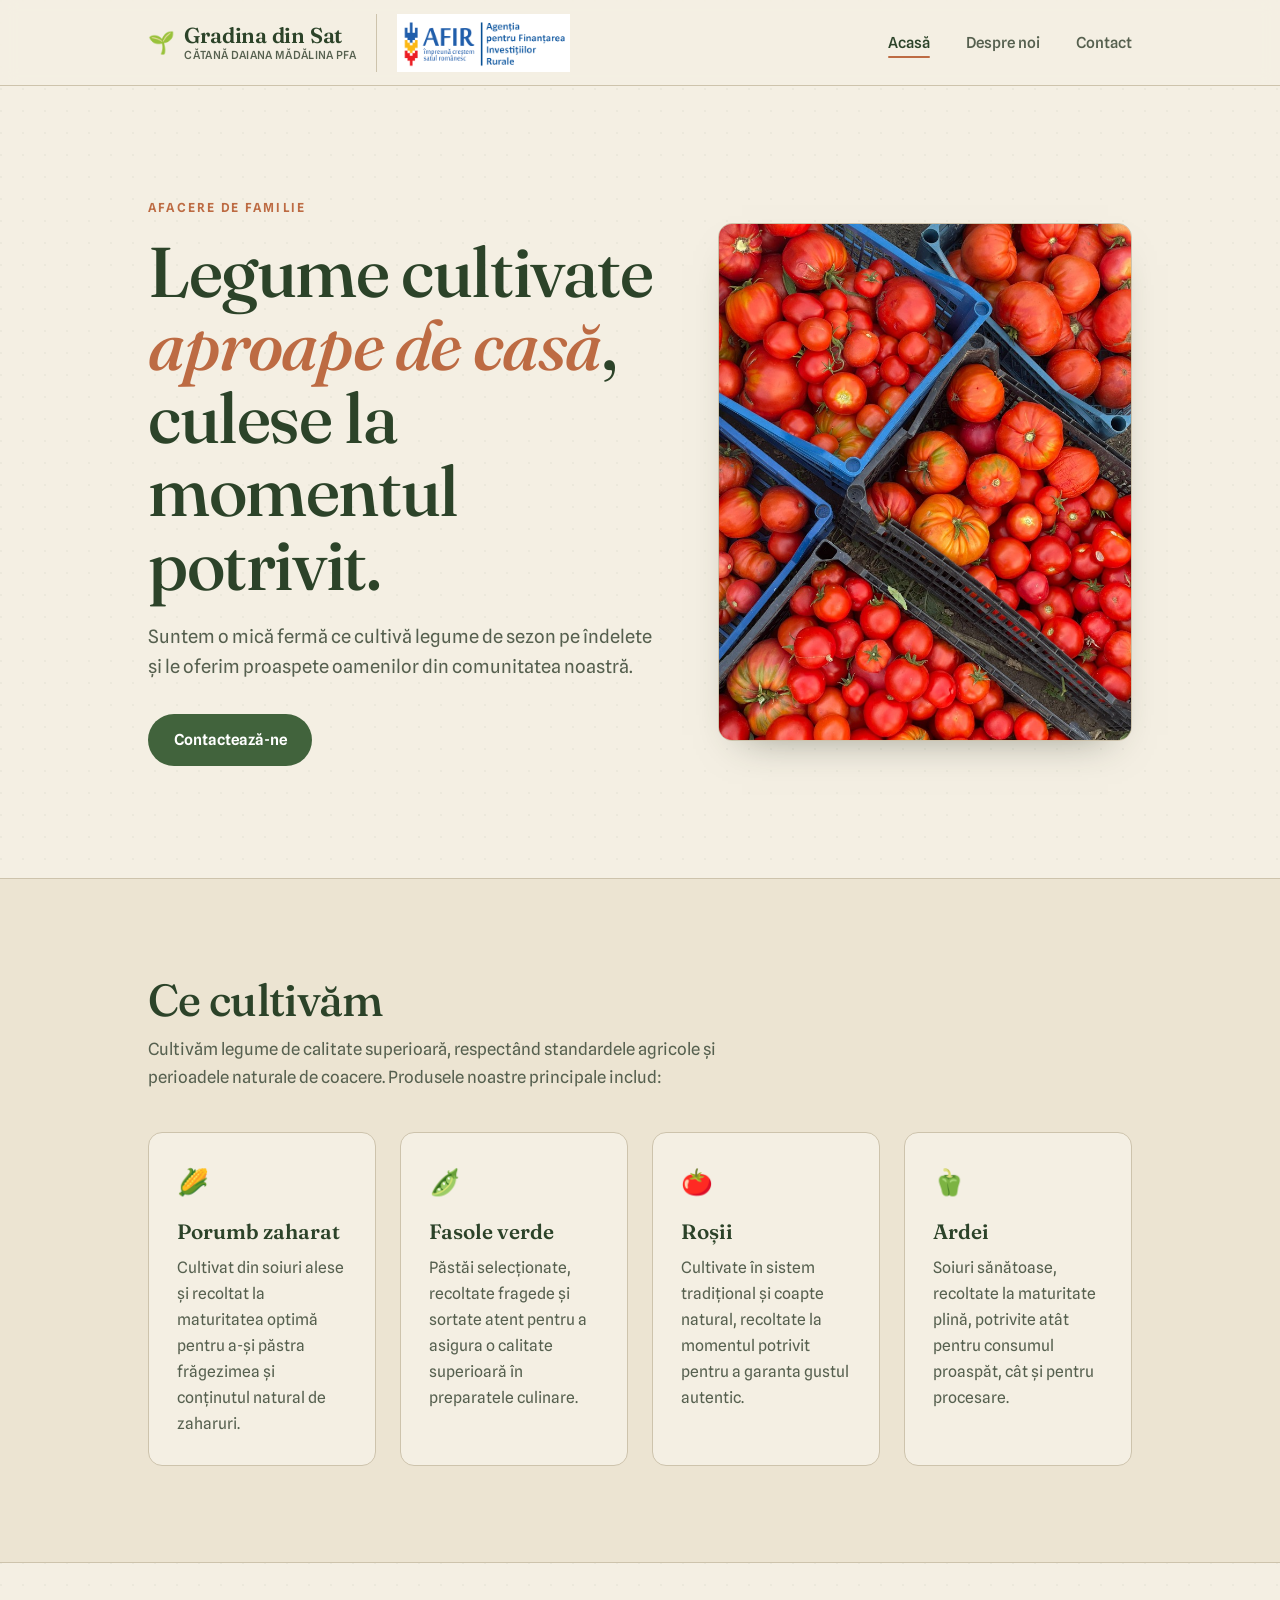
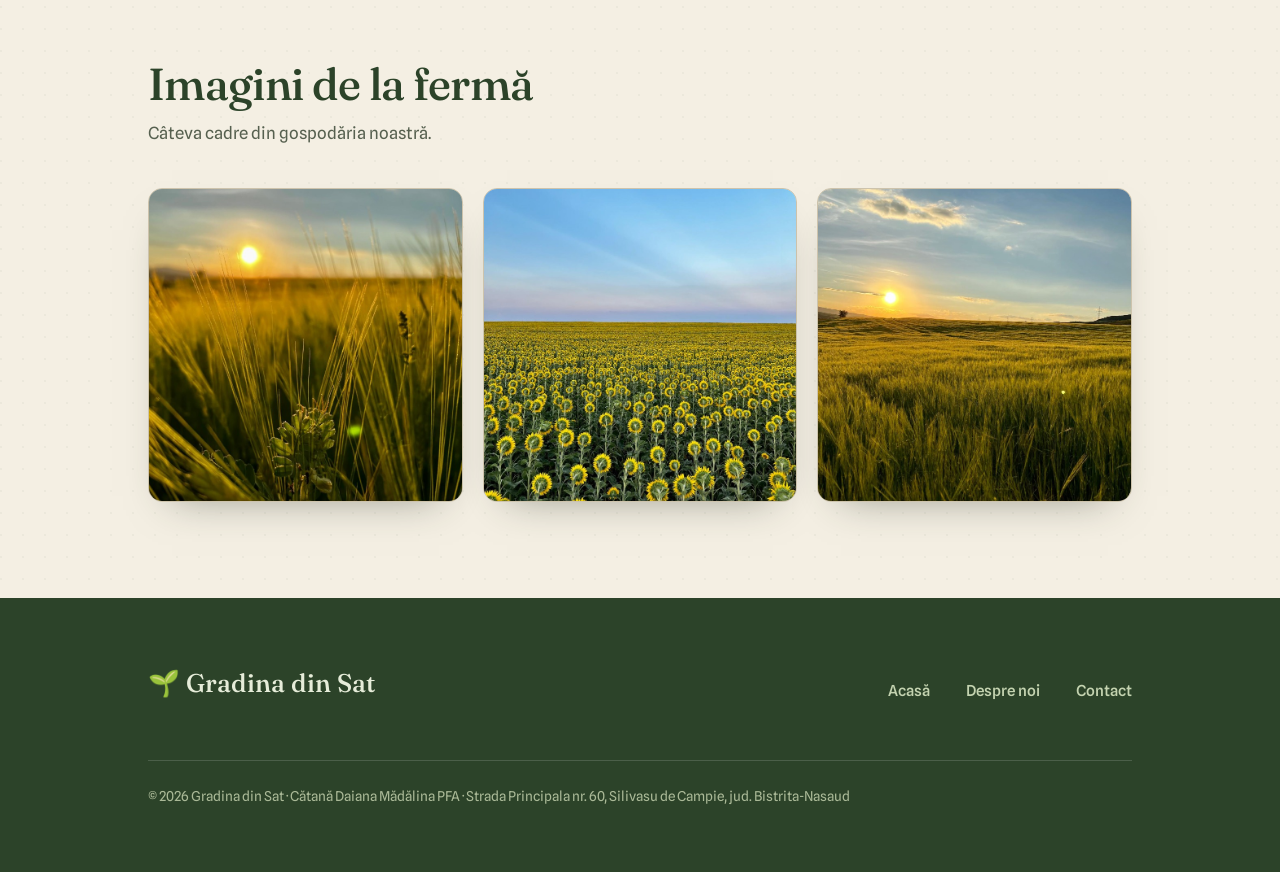
<file: index.html>
<!DOCTYPE html>
<html lang="ro">
<head>
  <meta charset="UTF-8">
  <meta name="viewport" content="width=device-width, initial-scale=1.0">
  <title>Gradina din Sat — Legume proaspete locale</title>
  <meta name="description" content="O fermă de familie ce cultivă legume de sezon cu grijă și le vinde proaspete.">
  <link rel="stylesheet" href="styles.css">
</head>
<body>

  <!-- ============ HEADER (shared across pages — keep identical) ============ -->
  <header class="site-header">
    <nav class="wrap nav" aria-label="Navigație principală">
      <div class="nav-brand-group">
        <a href="index.html" class="brand">
          <span class="mark">🌱</span>
          <span class="brand-text">
            <span class="full">Gradina din Sat</span>
            <span class="sub">Cătană Daiana Mădălina PFA</span>
          </span>
        </a>
        <img src="images/logo-afir.png" alt="AFIR - Agenția pentru Finanțarea Investițiilor Rurale" class="header-logo-afir">
      </div>
      <ul class="nav-links">
        <li><a href="index.html" aria-current="page">Acasă</a></li>
        <li><a href="about.html">Despre noi</a></li>
        <li><a href="contact.html">Contact</a></li>
      </ul>
    </nav>
  </header>

  <main>
    <!-- ============ HERO ============ -->
    <section class="hero">
      <div class="wrap hero-grid">
        <div class="reveal">
          <p class="eyebrow">Afacere de familie</p>
          <h1>Legume cultivate <em>aproape de casă</em>, culese la momentul potrivit.</h1>
          <p class="lead">Suntem o mică fermă ce cultivă legume de sezon pe îndelete și le oferim proaspete oamenilor din comunitatea noastră.</p>
          <a href="contact.html" class="btn btn-primary">Contactează-ne</a>
        </div>
        <div class="photo reveal"><img src="images/rosii-lada.jpg" alt="Recolte proaspete de legume la ferma Gradina din Sat"></div>
      </div>
    </section>

    <!-- ============ WHAT WE GROW ============ -->
    <section class="band">
      <div class="wrap">
        <div class="sec-head">
          <h2>Ce cultivăm</h2>
          <p>Cultivăm legume de calitate superioară, respectând standardele agricole și perioadele naturale de coacere. Produsele noastre principale includ:</p>
        </div>
        <div class="cards">
          <div class="card">
            <div class="ic">🌽</div>
            <h3>Porumb zaharat</h3>
            <p>Cultivat din soiuri alese și recoltat la maturitatea optimă pentru a-și păstra frăgezimea și conținutul natural de zaharuri.</p>
          </div>
          <div class="card">
            <div class="ic">🫛</div>
            <h3>Fasole verde</h3>
            <p>Păstăi selecționate, recoltate fragede și sortate atent pentru a asigura o calitate superioară în preparatele culinare.</p>
          </div>
          <div class="card">
            <div class="ic">🍅</div>
            <h3>Roșii</h3>
            <p>Cultivate în sistem tradițional și coapte natural, recoltate la momentul potrivit pentru a garanta gustul autentic.</p>
          </div>
          <div class="card">
            <div class="ic">🫑</div>
            <h3>Ardei</h3>
            <p>Soiuri sănătoase, recoltate la maturitate plină, potrivite atât pentru consumul proaspăt, cât și pentru procesare.</p>
          </div>
        </div>
      </div>
    </section>

    <!-- ============ PHOTO STRIP ============ -->
    <section>
      <div class="wrap">
        <div class="sec-head">
          <h2>Imagini de la fermă</h2>
          <p>Câteva cadre din gospodăria noastră.</p>
        </div>
        <div class="gallery">
          <div class="photo"><img src="images/spic-apus.jpg" alt="Detaliu din culturile noastre la apus"></div>
          <div class="photo"><img src="images/floarea-soarelui.jpg" alt="Câmp de floarea-soarelui"></div>
          <div class="photo"><img src="images/cimp-apus.jpg" alt="Peisaj cu culturi la apus de soare la ferma Gradina din Sat"></div>
        </div>
      </div>
    </section>
  </main>

  <!-- ============ FOOTER (shared across pages — keep identical) ============ -->
  <footer class="site-footer">
    <div class="wrap footer-grid">
      <div class="footer-brand">🌱 Gradina din Sat</div>
      <ul class="nav-links">
        <li><a href="index.html">Acasă</a></li>
        <li><a href="about.html">Despre noi</a></li>
        <li><a href="contact.html">Contact</a></li>
      </ul>
      <p class="fineprint">© 2026 Gradina din Sat · Cătană Daiana Mădălina PFA · Strada Principala nr. 60, Silivasu de Campie, jud. Bistrita-Nasaud</p>
    </div>
  </footer>

</body>
</html>
</file>
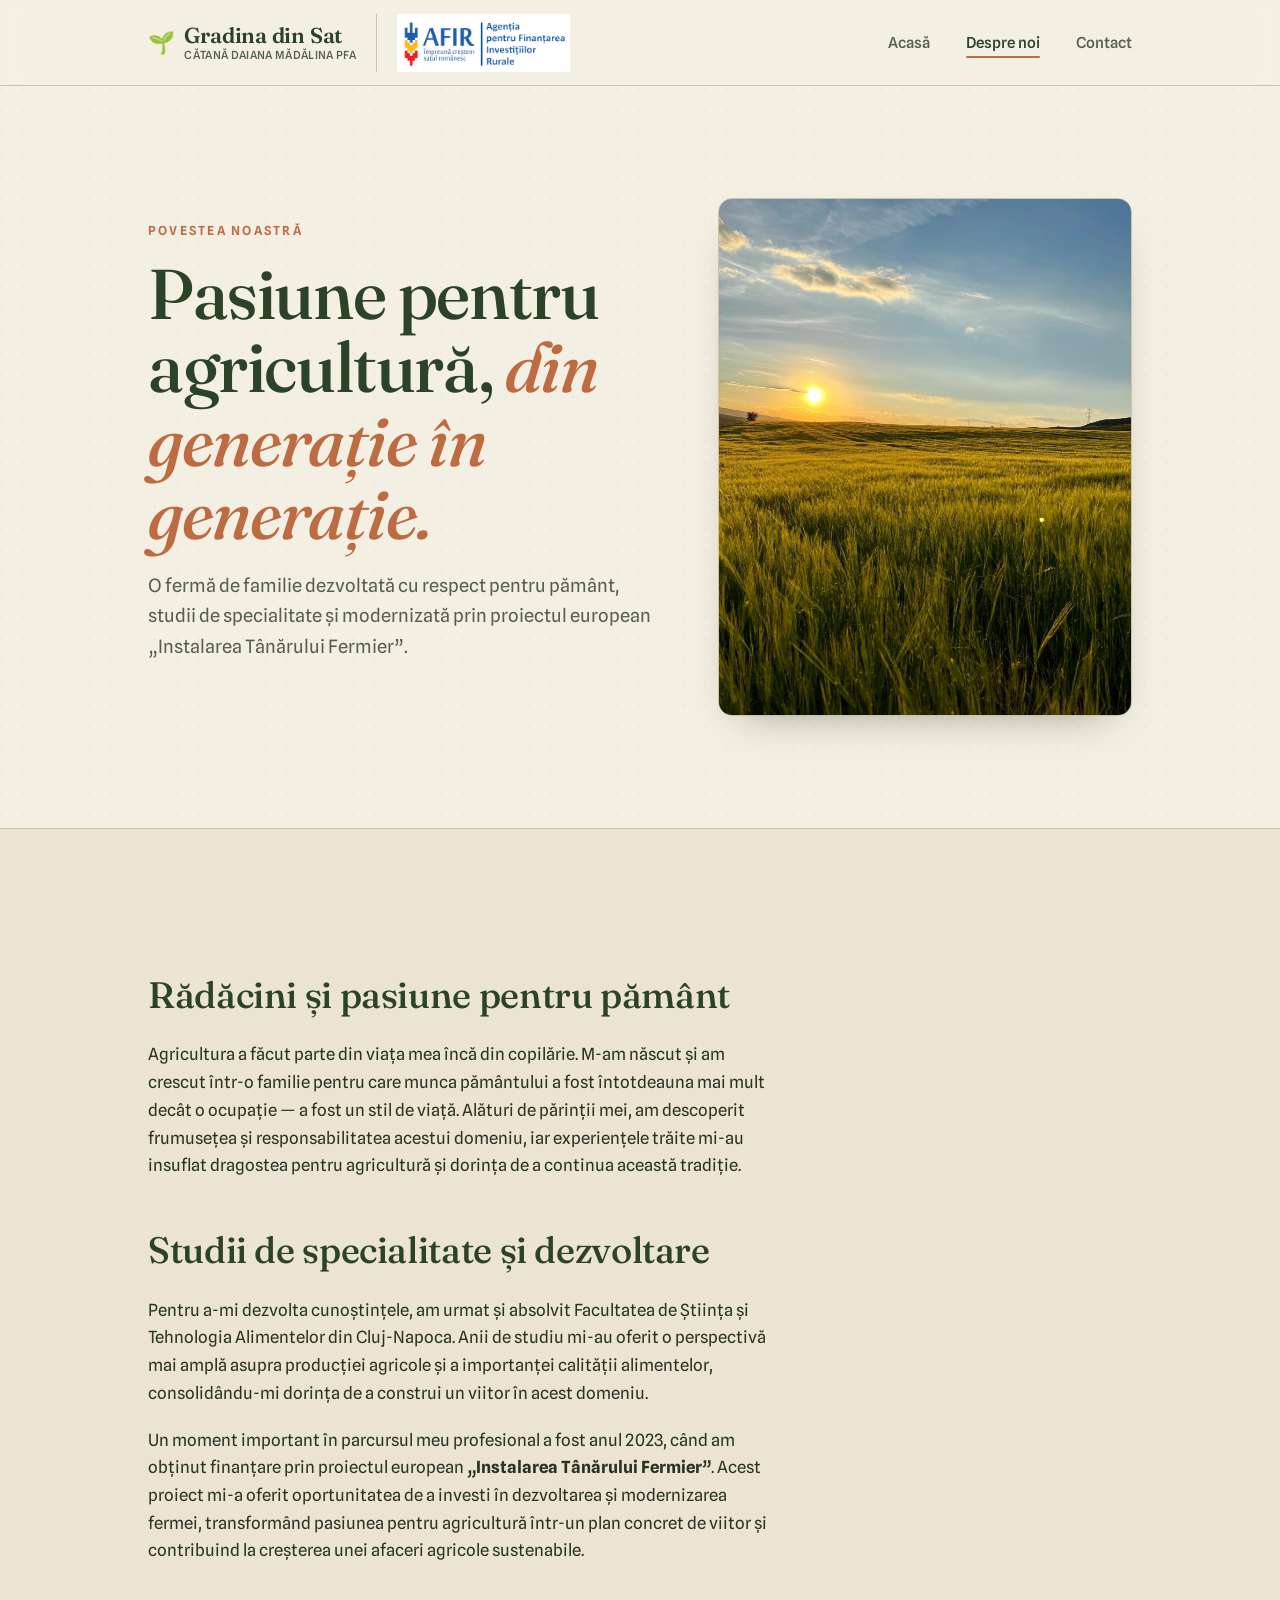
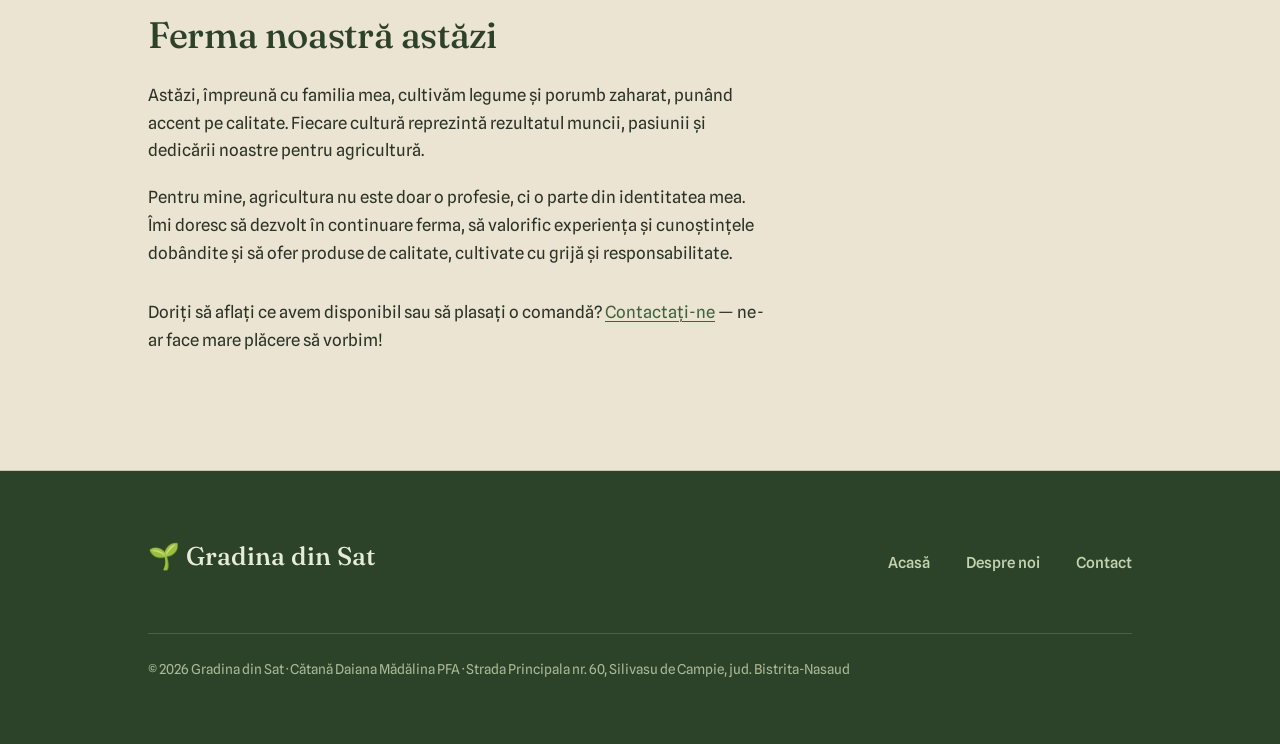
<file: about.html>
<!DOCTYPE html>
<html lang="ro">
<head>
  <meta charset="UTF-8">
  <meta name="viewport" content="width=device-width, initial-scale=1.0">
  <title>Despre noi — Gradina din Sat</title>
  <meta name="description" content="Povestea proiectului Gradina din Sat: cum cultivăm, valorile noastre și oamenii din spatele produselor.">
  <link rel="stylesheet" href="styles.css">
</head>
<body>

  <header class="site-header">
    <nav class="wrap nav" aria-label="Navigație principală">
      <div class="nav-brand-group">
        <a href="index.html" class="brand">
          <span class="mark">🌱</span>
          <span class="brand-text">
            <span class="full">Gradina din Sat</span>
            <span class="sub">Cătană Daiana Mădălina PFA</span>
          </span>
        </a>
        <img src="images/logo-afir.png" alt="AFIR - Agenția pentru Finanțarea Investițiilor Rurale" class="header-logo-afir">
      </div>
      <ul class="nav-links">
        <li><a href="index.html">Acasă</a></li>
        <li><a href="about.html" aria-current="page">Despre noi</a></li>
        <li><a href="contact.html">Contact</a></li>
      </ul>
    </nav>
  </header>

  <main>
    <section class="hero">
      <div class="wrap hero-grid">
        <div class="reveal">
          <p class="eyebrow">Povestea noastră</p>
          <h1>Pasiune pentru agricultură, <em>din generație în generație.</em></h1>
          <p class="lead">O fermă de familie dezvoltată cu respect pentru pământ, studii de specialitate și modernizată prin proiectul european „Instalarea Tânărului Fermier”.</p>
        </div>
        <div class="photo reveal"><img src="images/cimp-apus.jpg" alt="Peisaj cu culturi la apus de soare la ferma Gradina din Sat"></div>
      </div>
    </section>

    <section class="band">
      <div class="wrap">
        <div class="prose">
          <h2>Rădăcini și pasiune pentru pământ</h2>
          <p>Agricultura a făcut parte din viața mea încă din copilărie. M-am născut și am crescut într-o familie pentru care munca pământului a fost întotdeauna mai mult decât o ocupație — a fost un stil de viață. Alături de părinții mei, am descoperit frumusețea și responsabilitatea acestui domeniu, iar experiențele trăite mi-au insuflat dragostea pentru agricultură și dorința de a continua această tradiție.</p>

          <h2>Studii de specialitate și dezvoltare</h2>
          <p>Pentru a-mi dezvolta cunoștințele, am urmat și absolvit Facultatea de Știința și Tehnologia Alimentelor din Cluj-Napoca. Anii de studiu mi-au oferit o perspectivă mai amplă asupra producției agricole și a importanței calității alimentelor, consolidându-mi dorința de a construi un viitor în acest domeniu.</p>
          <p>Un moment important în parcursul meu profesional a fost anul 2023, când am obținut finanțare prin proiectul european <strong>„Instalarea Tânărului Fermier”</strong>. Acest proiect mi-a oferit oportunitatea de a investi în dezvoltarea și modernizarea fermei, transformând pasiunea pentru agricultură într-un plan concret de viitor și contribuind la creșterea unei afaceri agricole sustenabile.</p>

          <h2>Ferma noastră astăzi</h2>
          <p>Astăzi, împreună cu familia mea, cultivăm legume și porumb zaharat, punând accent pe calitate. Fiecare cultură reprezintă rezultatul muncii, pasiunii și dedicării noastre pentru agricultură.</p>
          <p>Pentru mine, agricultura nu este doar o profesie, ci o parte din identitatea mea. Îmi doresc să dezvolt în continuare ferma, să valorific experiența și cunoștințele dobândite și să ofer produse de calitate, cultivate cu grijă și responsabilitate.</p>

          <p style="margin-top:2rem;">Doriți să aflați ce avem disponibil sau să plasați o comandă? <a href="contact.html">Contactați-ne</a> — ne-ar face mare plăcere să vorbim!</p>
        </div>
      </div>
    </section>
  </main>

  <footer class="site-footer">
    <div class="wrap footer-grid">
      <div class="footer-brand">🌱 Gradina din Sat</div>
      <ul class="nav-links">
        <li><a href="index.html">Acasă</a></li>
        <li><a href="about.html">Despre noi</a></li>
        <li><a href="contact.html">Contact</a></li>
      </ul>
      <p class="fineprint">© 2026 Gradina din Sat · Cătană Daiana Mădălina PFA · Strada Principala nr. 60, Silivasu de Campie, jud. Bistrita-Nasaud</p>
    </div>
  </footer>

</body>
</html>
</file>
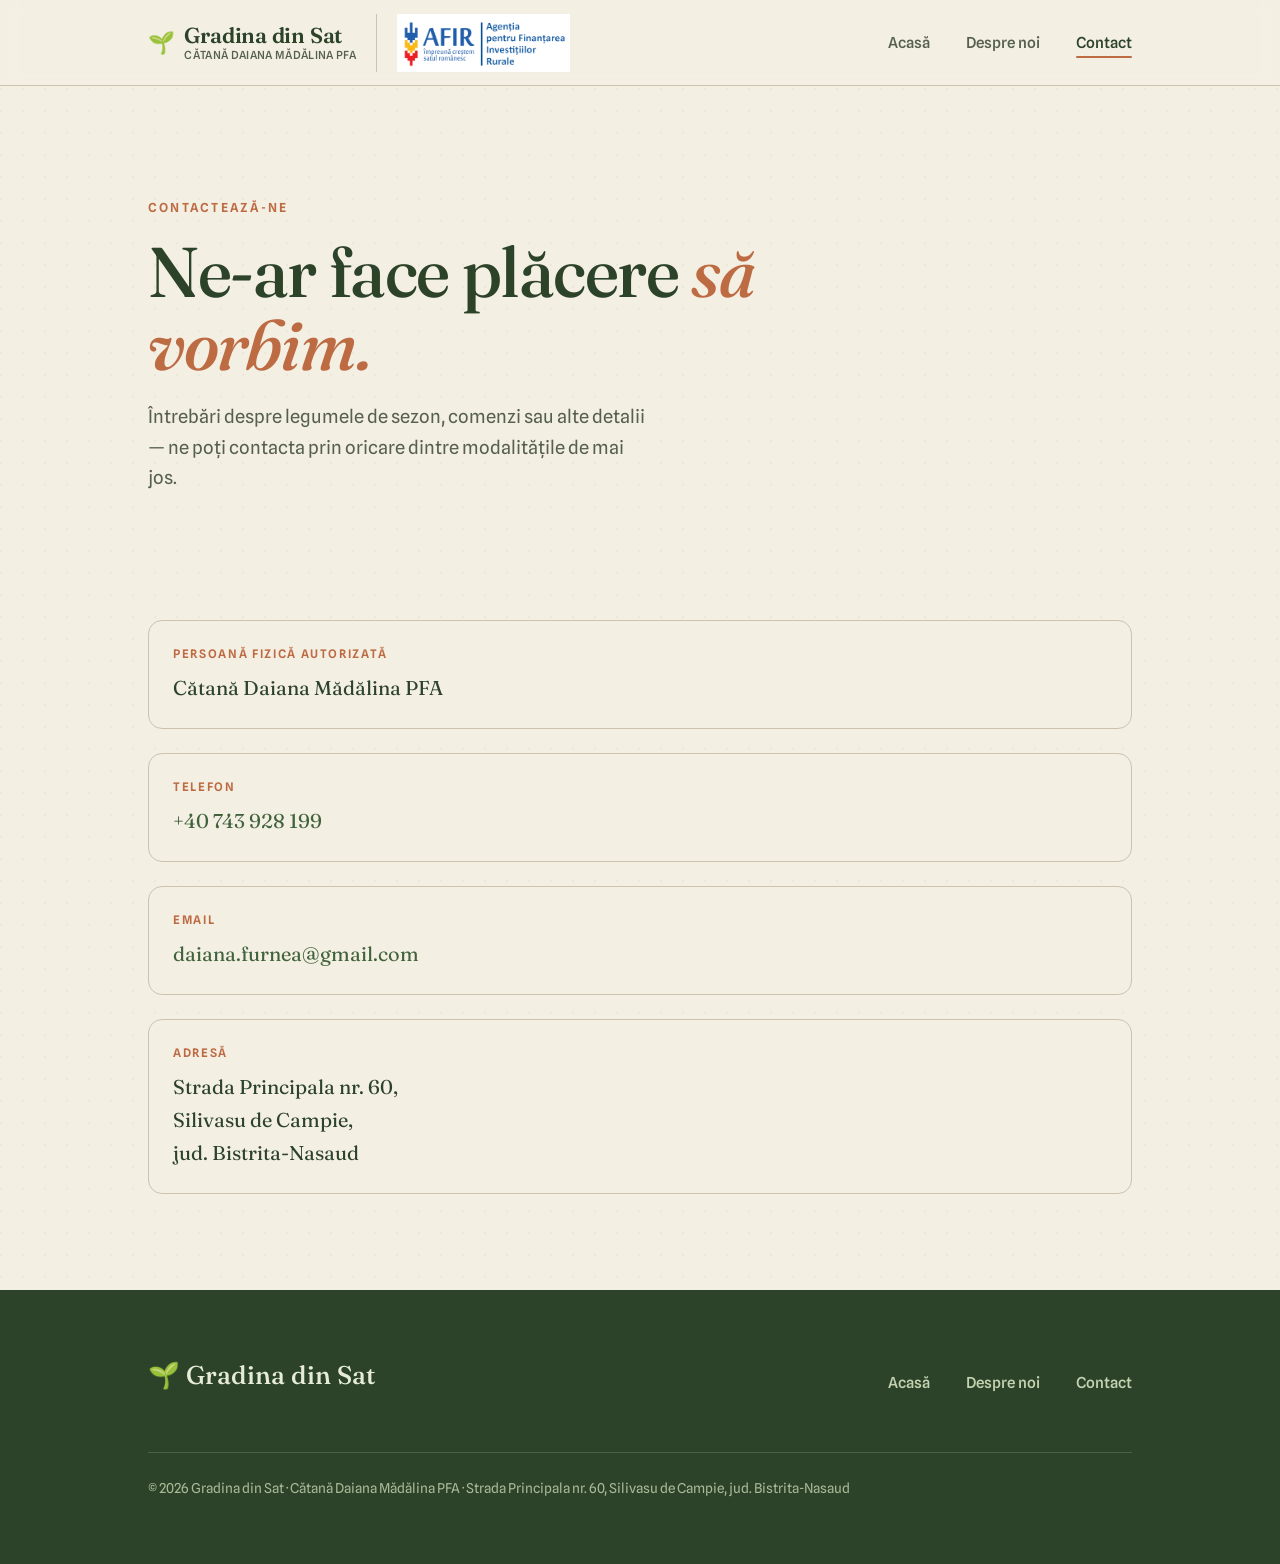
<file: contact.html>
<!DOCTYPE html>
<html lang="ro">
<head>
  <meta charset="UTF-8">
  <meta name="viewport" content="width=device-width, initial-scale=1.0">
  <title>Contact — Gradina din Sat</title>
  <meta name="description" content="Intră în contact cu echipa Gradina din Sat prin telefon sau email. Găsește adresa noastră.">
  <link rel="stylesheet" href="styles.css">
</head>
<body>

  <header class="site-header">
    <nav class="wrap nav" aria-label="Navigație principală">
      <div class="nav-brand-group">
        <a href="index.html" class="brand">
          <span class="mark">🌱</span>
          <span class="brand-text">
            <span class="full">Gradina din Sat</span>
            <span class="sub">Cătană Daiana Mădălina PFA</span>
          </span>
        </a>
        <img src="images/logo-afir.png" alt="AFIR - Agenția pentru Finanțarea Investițiilor Rurale" class="header-logo-afir">
      </div>
      <ul class="nav-links">
        <li><a href="index.html">Acasă</a></li>
        <li><a href="about.html">Despre noi</a></li>
        <li><a href="contact.html" aria-current="page">Contact</a></li>
      </ul>
    </nav>
  </header>

  <main>
    <section class="hero" style="padding-bottom:0;">
      <div class="wrap">
        <p class="eyebrow reveal">Contactează-ne</p>
        <h1 class="reveal" style="max-width:18ch;">Ne-ar face plăcere <em>să vorbim.</em></h1>
        <p class="lead reveal">Întrebări despre legumele de sezon, comenzi sau alte detalii — ne poți contacta prin oricare dintre modalitățile de mai jos.</p>
      </div>
    </section>

    <section>
      <div class="wrap contact-grid">
        <ul class="contact-list">
          <li class="contact-item">
            <div class="label">Persoană fizică autorizată</div>
            <div class="value">Cătană Daiana Mădălina PFA</div>
          </li>
          <li class="contact-item">
            <div class="label">Telefon</div>
            <div class="value"><a href="tel:+40743928199">+40 743 928 199</a></div>
          </li>
          <li class="contact-item">
            <div class="label">Email</div>
            <div class="value"><a href="mailto:daiana.furnea@gmail.com">daiana.furnea@gmail.com</a></div>
          </li>
          <li class="contact-item">
            <div class="label">Adresă</div>
            <div class="value">Strada Principala nr. 60,<br>Silivasu de Campie,<br>jud. Bistrita-Nasaud</div>
          </li>
        </ul>
      </div>
    </section>
  </main>

  <footer class="site-footer">
    <div class="wrap footer-grid">
      <div class="footer-brand">🌱 Gradina din Sat</div>
      <ul class="nav-links">
        <li><a href="index.html">Acasă</a></li>
        <li><a href="about.html">Despre noi</a></li>
        <li><a href="contact.html">Contact</a></li>
      </ul>
      <p class="fineprint">© 2026 Gradina din Sat · Cătană Daiana Mădălina PFA · Strada Principala nr. 60, Silivasu de Campie, jud. Bistrita-Nasaud</p>
    </div>
  </footer>

</body>
</html>
</file>
<file: styles.css>
/* ============================================================
   Gradina din Sat — shared styles
   Earthy / natural produce-farm aesthetic.
   Plain CSS, no build step. Edit the variables below to retheme.
   ============================================================ */

@import url('https://fonts.googleapis.com/css2?family=Fraunces:ital,opsz,wght@0,9..144,400;0,9..144,500;0,9..144,600;1,9..144,400&family=Spline+Sans:wght@400;500;600&display=swap');

:root {
  /* Colors — change these to re-theme the whole site */
  --bg:          #f4efe3;  /* warm cream */
  --bg-alt:      #ece4d2;  /* slightly deeper cream */
  --ink:         #2a3326;  /* deep forest, used for text */
  --ink-soft:    #56604f;  /* muted green-grey */
  --green:       #41633c;  /* primary leaf green */
  --green-deep:  #2c4329;  /* darker green */
  --clay:        #bd6b43;  /* terracotta accent */
  --line:        #cdc3ac;  /* hairline borders */

  /* Type */
  --display: 'Fraunces', Georgia, serif;
  --body:    'Spline Sans', system-ui, sans-serif;

  /* Layout */
  --maxw: 1080px;
  --pad: clamp(1.25rem, 4vw, 3rem);
}

* { box-sizing: border-box; margin: 0; padding: 0; }

html { scroll-behavior: smooth; }

body {
  background: var(--bg);
  color: var(--ink);
  font-family: var(--body);
  font-size: 1.05rem;
  line-height: 1.65;
  -webkit-font-smoothing: antialiased;
  /* subtle paper grain */
  background-image:
    radial-gradient(circle at 1px 1px, rgba(42,51,38,0.04) 1px, transparent 0);
  background-size: 22px 22px;
}

img { max-width: 100%; display: block; }

a { color: var(--green); text-decoration-thickness: 1px; text-underline-offset: 3px; }
a:hover { color: var(--clay); }

/* ---------- Layout helpers ---------- */
.wrap { max-width: var(--maxw); margin: 0 auto; padding-inline: var(--pad); }

section { padding-block: clamp(3rem, 8vw, 6rem); }

/* ---------- Header / nav ---------- */
.site-header {
  position: sticky; top: 0; z-index: 10;
  background: color-mix(in srgb, var(--bg) 88%, transparent);
  backdrop-filter: blur(8px);
  border-bottom: 1px solid var(--line);
}
.nav {
  display: flex; align-items: center; justify-content: space-between;
  padding-block: 0.85rem;
}
.nav-brand-group {
  display: flex; align-items: center; gap: 1.25rem;
}
.brand {
  font-family: var(--display);
  font-weight: 600;
  font-size: 1.35rem;
  letter-spacing: -0.01em;
  color: var(--green-deep);
  text-decoration: none;
  display: inline-flex; align-items: center; gap: 0.6rem;
}
.brand:hover { color: var(--clay); }
.brand .mark { font-size: 1.35rem; }
.brand-text { display: flex; flex-direction: column; line-height: 1.1; }
.brand .sub {
  font-family: var(--body);
  font-size: 0.7rem;
  font-weight: 500;
  letter-spacing: 0.03em;
  color: var(--ink-soft);
  text-transform: uppercase;
  margin-top: 2px;
}
.header-logo-afir {
  height: 58px;
  width: auto;
  object-fit: contain;
  border-left: 1px solid var(--line);
  padding-left: 1.25rem;
}
.nav-links { display: flex; gap: clamp(1rem, 3vw, 2.25rem); list-style: none; }
.nav-links a {
  font-size: 0.95rem; font-weight: 500; text-decoration: none;
  color: var(--ink-soft); position: relative; padding-block: 0.25rem;
}
.nav-links a:hover, .nav-links a[aria-current="page"] { color: var(--green-deep); }
.nav-links a[aria-current="page"]::after {
  content: ""; position: absolute; left: 0; right: 0; bottom: -2px;
  height: 2px; background: var(--clay); border-radius: 2px;
}

/* ---------- Hero ---------- */
.hero { padding-block: clamp(3.5rem, 9vw, 7rem); }
.hero-grid {
  display: grid; gap: clamp(2rem, 5vw, 4rem);
  grid-template-columns: 1.1fr 0.9fr; align-items: center;
}
.eyebrow {
  text-transform: uppercase; letter-spacing: 0.18em; font-size: 0.78rem;
  font-weight: 600; color: var(--clay); margin-bottom: 1rem;
}
.hero h1 {
  font-family: var(--display);
  font-weight: 500;
  font-size: clamp(2.6rem, 6.5vw, 4.4rem);
  line-height: 1.04;
  letter-spacing: -0.02em;
  color: var(--green-deep);
  margin-bottom: 1.25rem;
}
.hero h1 em { font-style: italic; color: var(--clay); }
.lead { font-size: 1.15rem; color: var(--ink-soft); max-width: 46ch; margin-bottom: 2rem; }

.btn {
  display: inline-block; font-weight: 600; font-size: 0.95rem;
  padding: 0.85rem 1.6rem; border-radius: 999px; text-decoration: none;
  transition: transform 0.15s ease, background 0.15s ease;
}
.btn-primary { background: var(--green); color: #fff; }
.btn-primary:hover { background: var(--green-deep); color: #fff; transform: translateY(-2px); }

/* ---------- Image frames (replace placeholders with real photos) ---------- */
.photo {
  position: relative; overflow: hidden;
  border-radius: 14px;
  border: 1px solid var(--line);
  background: var(--bg-alt);
  aspect-ratio: 4 / 5;
  box-shadow: 0 18px 40px -24px rgba(42,51,38,0.5);
}
.photo img { width: 100%; height: 100%; object-fit: cover; }
/* Placeholder look — remove once real <img> is dropped in */
.photo--placeholder {
  display: grid; place-items: center; text-align: center;
  background:
    linear-gradient(135deg, #d9d0b8 0%, #c8d3b4 100%);
  color: var(--green-deep);
}
.photo--placeholder span {
  font-family: var(--display); font-style: italic;
  font-size: 1.05rem; opacity: 0.8; padding: 1rem;
}
.photo--wide { aspect-ratio: 16 / 10; }

/* ---------- Section heading ---------- */
.sec-head { max-width: 60ch; margin-bottom: 2.5rem; }
.sec-head h2 {
  font-family: var(--display); font-weight: 500;
  font-size: clamp(1.9rem, 4vw, 2.8rem); line-height: 1.1;
  letter-spacing: -0.015em; color: var(--green-deep); margin-bottom: 0.75rem;
}
.sec-head p { color: var(--ink-soft); }

/* ---------- Alt-background band ---------- */
.band { background: var(--bg-alt); border-block: 1px solid var(--line); }

/* ---------- Feature cards ---------- */
.cards { display: grid; gap: 1.5rem; grid-template-columns: repeat(4, 1fr); }
.card {
  background: var(--bg); border: 1px solid var(--line); border-radius: 14px;
  padding: 1.75rem;
}
.card .ic { font-size: 1.6rem; margin-bottom: 0.75rem; }
.card h3 { font-family: var(--display); font-weight: 600; font-size: 1.3rem; margin-bottom: 0.4rem; color: var(--green-deep); }
.card p { color: var(--ink-soft); font-size: 0.98rem; }

/* ---------- Prose (about text) ---------- */
.prose { max-width: 62ch; }
.prose p { margin-bottom: 1.2rem; }
.prose h2 { font-family: var(--display); font-weight: 500; font-size: clamp(1.7rem, 3.5vw, 2.3rem); color: var(--green-deep); margin: 2.5rem 0 1rem; letter-spacing: -0.01em; }

/* ---------- Gallery ---------- */
.gallery { display: grid; gap: 1.25rem; grid-template-columns: repeat(3, 1fr); }
.gallery .photo { aspect-ratio: 1 / 1; }

/* ---------- Contact ---------- */
.contact-grid { width: 100%; }
.contact-list { list-style: none; display: grid; gap: 1.5rem; grid-template-columns: 1fr; width: 100%; }
.contact-item {
  border: 1px solid var(--line); border-radius: 14px; padding: 1.5rem;
  background: var(--bg);
}
.contact-item .label { text-transform: uppercase; letter-spacing: 0.14em; font-size: 0.74rem; font-weight: 600; color: var(--clay); margin-bottom: 0.4rem; }
.contact-item .value { font-family: var(--display); font-size: 1.25rem; color: var(--green-deep); word-break: break-word; }
.contact-item .value a { text-decoration: none; }

/* ---------- Footer ---------- */
.site-footer {
  background: var(--green-deep); color: #e6ecd9;
  padding-block: clamp(2.5rem, 6vw, 4rem);
}
.site-footer a { color: #d6e4c4; }
.footer-grid { display: flex; flex-wrap: wrap; gap: 2rem; justify-content: space-between; align-items: flex-end; }
.footer-brand { font-family: var(--display); font-size: 1.6rem; font-weight: 500; }
.footer-grid .nav-links a { color: #c4d3b0; }
.footer-grid .nav-links a:hover { color: #fff; }
.fineprint { width: 100%; border-top: 1px solid rgba(255,255,255,0.15); margin-top: 1.5rem; padding-top: 1.5rem; font-size: 0.85rem; color: #aab997; }

/* ---------- Entrance animation ---------- */
@keyframes rise { from { opacity: 0; transform: translateY(14px); } to { opacity: 1; transform: none; } }
.reveal { animation: rise 0.7s ease both; }
.reveal:nth-child(2) { animation-delay: 0.08s; }
.reveal:nth-child(3) { animation-delay: 0.16s; }
@media (prefers-reduced-motion: reduce) { .reveal { animation: none; } }

/* ---------- Responsive ---------- */
@media (max-width: 850px) {
  .nav {
    flex-direction: column;
    align-items: center;
    gap: 0.85rem;
    padding-block: 0.75rem;
  }
  .nav-brand-group {
    justify-content: center;
    gap: 0.85rem;
  }
  .header-logo-afir {
    height: 46px;
    padding-left: 0.85rem;
  }
  .nav-links {
    justify-content: center;
    gap: 1.5rem;
  }
  .hero-grid { grid-template-columns: 1fr; }
  .cards { grid-template-columns: repeat(2, 1fr); }
  .gallery { grid-template-columns: repeat(2, 1fr); }
  .hero .photo { max-width: 480px; margin-inline: auto; }
}

@media (max-width: 520px) {
  .wrap { padding-inline: 1.15rem; }
  .brand { font-size: 1.18rem; gap: 0.4rem; }
  .brand .mark { font-size: 1.15rem; }
  .brand .sub { font-size: 0.6rem; }
  .header-logo-afir { height: 38px; padding-left: 0.5rem; }
  .nav-links { gap: 1rem; font-size: 0.9rem; }
  .cards { grid-template-columns: 1fr; }
  .gallery { grid-template-columns: 1fr; }
}
</file>
